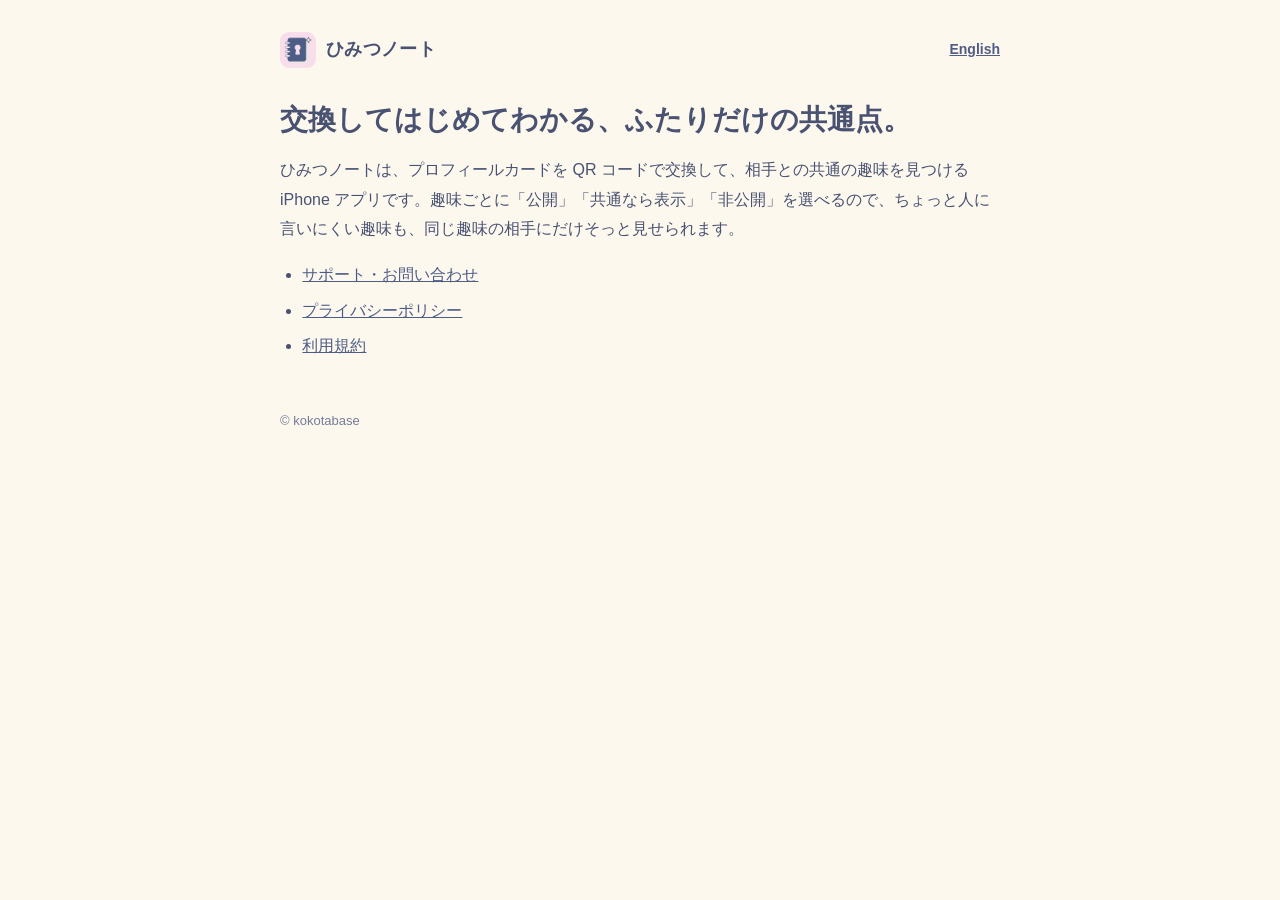
<file: index.html>
<!doctype html>
<html lang="ja"><head><meta charset="utf-8"><meta name="viewport" content="width=device-width,initial-scale=1">
<title>ひみつノート</title>
<meta name="description" content="QR コードでプロフィールを交換して、ふたりだけの共通点を見つける iPhone アプリ。">
<link rel="icon" href="./icon.png">
<link rel="alternate" hreflang="en" href="https://kokotabase.github.io/himitsu-note-support/en/">
<link rel="stylesheet" href="./style.css">
</head><body>
<header><img src="./icon.png" alt=""><a class="brand" href="./">ひみつノート</a><a class="lang" href="./en/" hreflang="en" lang="en">English</a></header>
<h1>交換してはじめてわかる、ふたりだけの共通点。</h1>
<p>ひみつノートは、プロフィールカードを QR コードで交換して、相手との共通の趣味を見つける iPhone アプリです。趣味ごとに「公開」「共通なら表示」「非公開」を選べるので、ちょっと人に言いにくい趣味も、同じ趣味の相手にだけそっと見せられます。</p>
<ul class="links">
  <li><a href="./support/">サポート・お問い合わせ</a></li>
  <li><a href="./privacy/">プライバシーポリシー</a></li>
  <li><a href="./terms/">利用規約</a></li>
</ul>
<footer>© kokotabase</footer>
</body></html>
</file>
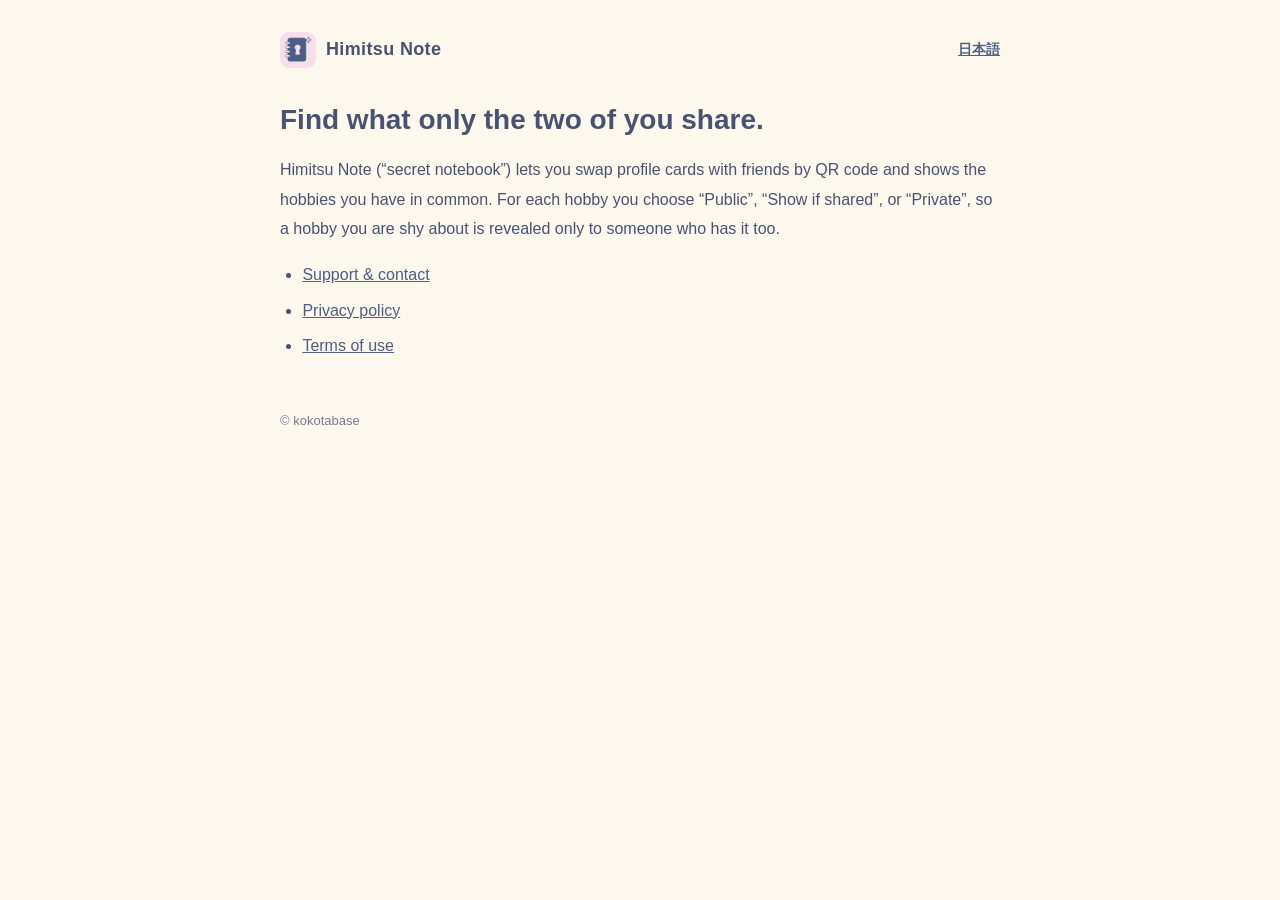
<file: en/index.html>
<!doctype html>
<html lang="en"><head><meta charset="utf-8"><meta name="viewport" content="width=device-width,initial-scale=1">
<title>Himitsu Note</title>
<meta name="description" content="An iPhone app to swap profile cards by QR code and discover what you secretly have in common.">
<link rel="icon" href="../icon.png">
<link rel="alternate" hreflang="ja" href="https://kokotabase.github.io/himitsu-note-support/">
<link rel="stylesheet" href="../style.css">
</head><body>
<header><img src="../icon.png" alt=""><a class="brand" href="./">Himitsu Note</a><a class="lang" href="../" hreflang="ja" lang="ja">日本語</a></header>
<h1>Find what only the two of you share.</h1>
<p>Himitsu Note (“secret notebook”) lets you swap profile cards with friends by QR code and shows the hobbies you have in common. For each hobby you choose “Public”, “Show if shared”, or “Private”, so a hobby you are shy about is revealed only to someone who has it too.</p>
<ul class="links">
  <li><a href="./support/">Support &amp; contact</a></li>
  <li><a href="./privacy/">Privacy policy</a></li>
  <li><a href="./terms/">Terms of use</a></li>
</ul>
<footer>© kokotabase</footer>
</body></html>
</file>
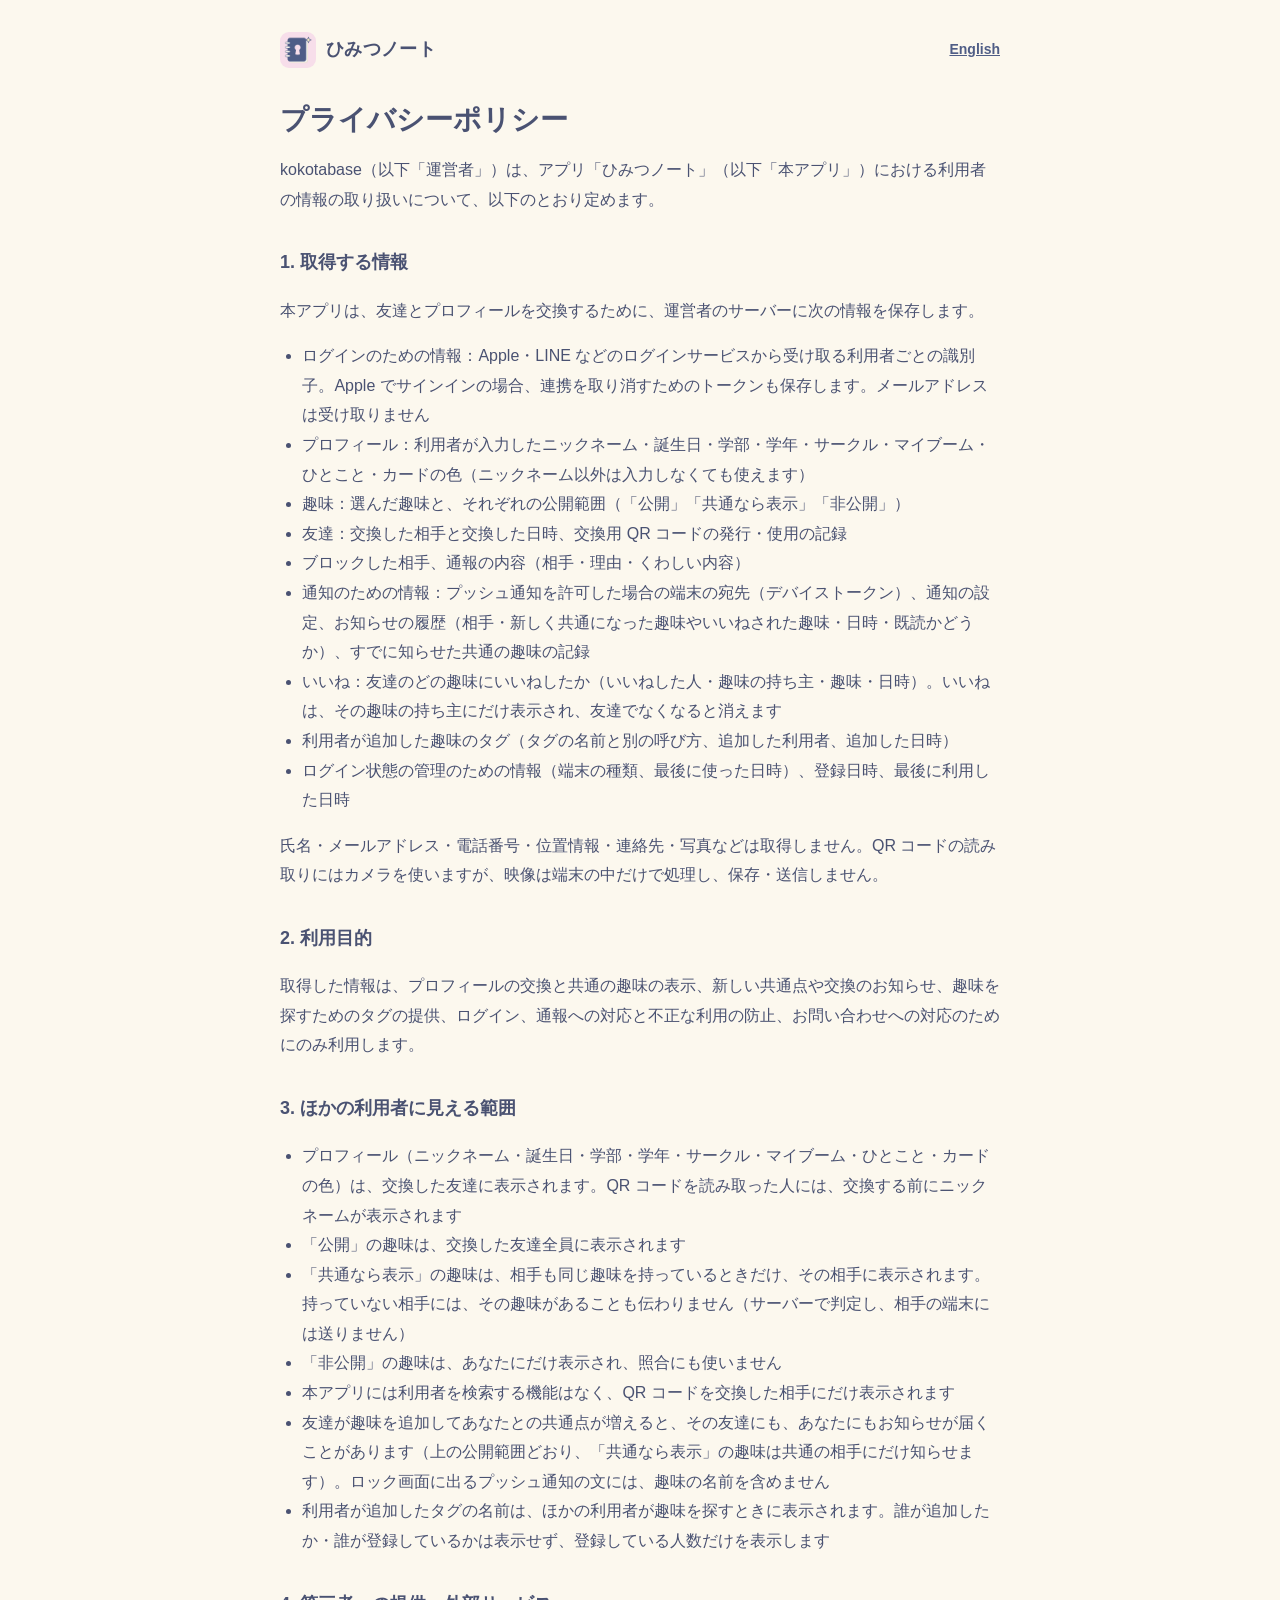
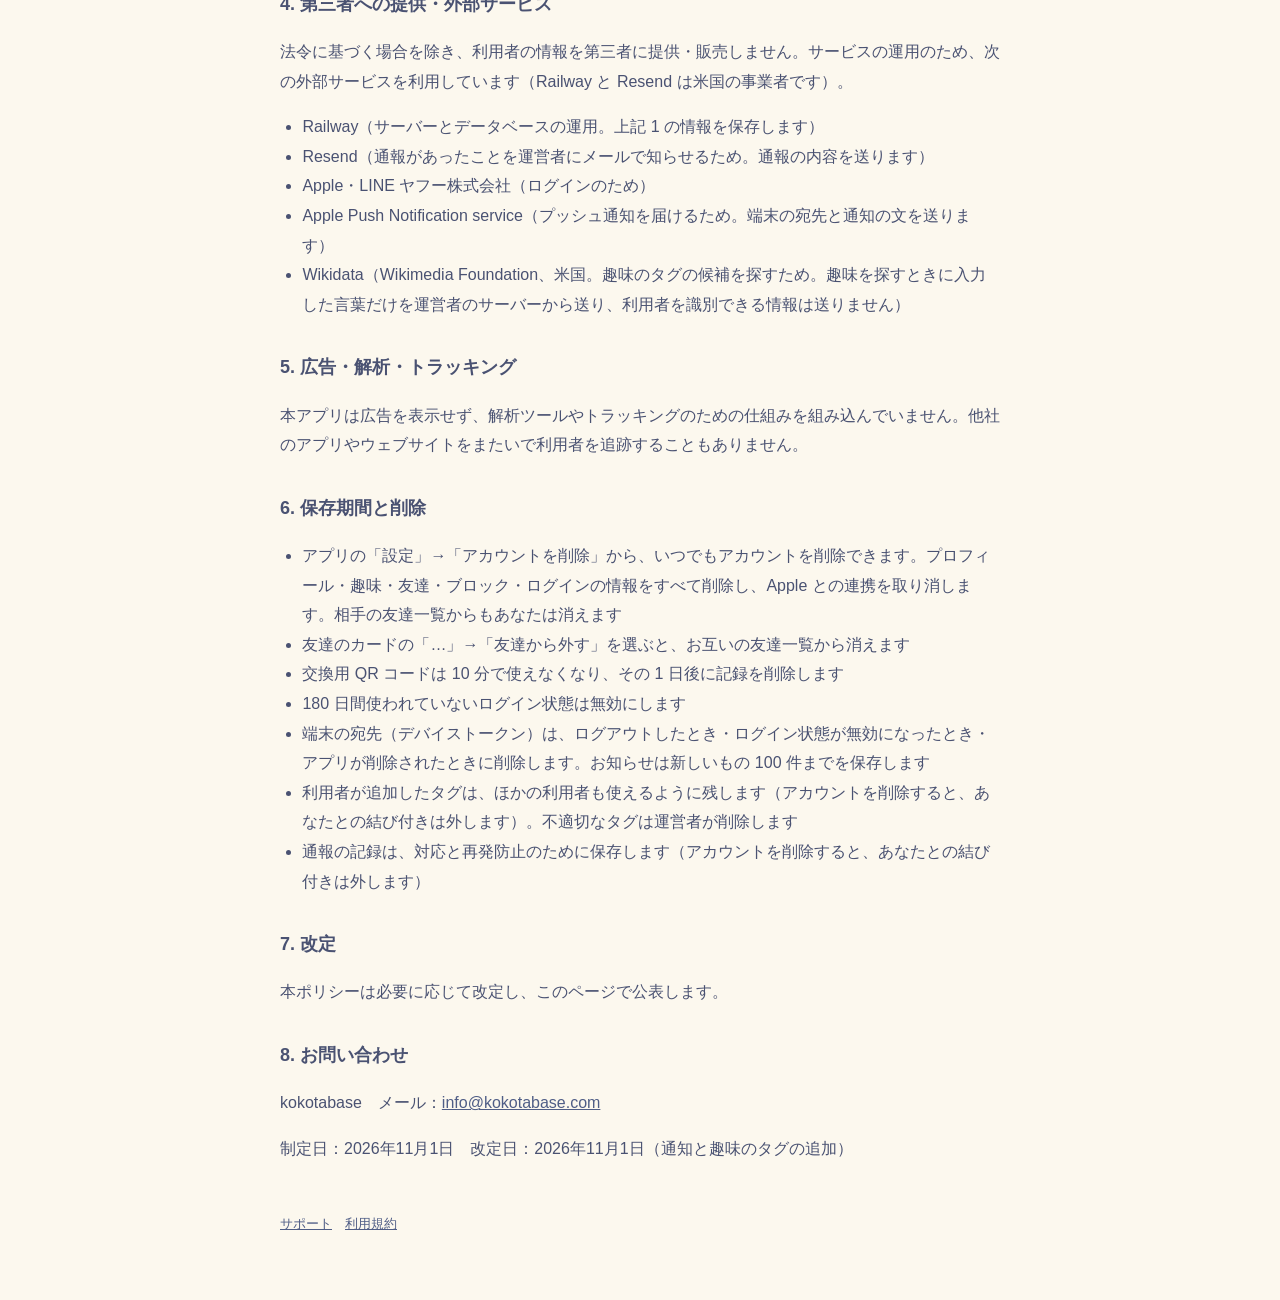
<file: privacy/index.html>
<!doctype html>
<html lang="ja"><head><meta charset="utf-8"><meta name="viewport" content="width=device-width,initial-scale=1">
<title>プライバシーポリシー | ひみつノート</title>
<link rel="icon" href="../icon.png">
<link rel="alternate" hreflang="en" href="https://kokotabase.github.io/himitsu-note-support/en/privacy/">
<link rel="stylesheet" href="../style.css">
</head><body>
<header><img src="../icon.png" alt=""><a class="brand" href="../">ひみつノート</a><a class="lang" href="../en/privacy/" hreflang="en" lang="en">English</a></header>
<h1>プライバシーポリシー</h1>
<p>kokotabase（以下「運営者」）は、アプリ「ひみつノート」（以下「本アプリ」）における利用者の情報の取り扱いについて、以下のとおり定めます。</p>

<h2>1. 取得する情報</h2>
<p>本アプリは、友達とプロフィールを交換するために、運営者のサーバーに次の情報を保存します。</p>
<ul>
  <li>ログインのための情報：Apple・LINE などのログインサービスから受け取る利用者ごとの識別子。Apple でサインインの場合、連携を取り消すためのトークンも保存します。メールアドレスは受け取りません</li>
  <li>プロフィール：利用者が入力したニックネーム・誕生日・学部・学年・サークル・マイブーム・ひとこと・カードの色（ニックネーム以外は入力しなくても使えます）</li>
  <li>趣味：選んだ趣味と、それぞれの公開範囲（「公開」「共通なら表示」「非公開」）</li>
  <li>友達：交換した相手と交換した日時、交換用 QR コードの発行・使用の記録</li>
  <li>ブロックした相手、通報の内容（相手・理由・くわしい内容）</li>
  <li>通知のための情報：プッシュ通知を許可した場合の端末の宛先（デバイストークン）、通知の設定、お知らせの履歴（相手・新しく共通になった趣味やいいねされた趣味・日時・既読かどうか）、すでに知らせた共通の趣味の記録</li>
  <li>いいね：友達のどの趣味にいいねしたか（いいねした人・趣味の持ち主・趣味・日時）。いいねは、その趣味の持ち主にだけ表示され、友達でなくなると消えます</li>
  <li>利用者が追加した趣味のタグ（タグの名前と別の呼び方、追加した利用者、追加した日時）</li>
  <li>ログイン状態の管理のための情報（端末の種類、最後に使った日時）、登録日時、最後に利用した日時</li>
</ul>
<p>氏名・メールアドレス・電話番号・位置情報・連絡先・写真などは取得しません。QR コードの読み取りにはカメラを使いますが、映像は端末の中だけで処理し、保存・送信しません。</p>

<h2>2. 利用目的</h2>
<p>取得した情報は、プロフィールの交換と共通の趣味の表示、新しい共通点や交換のお知らせ、趣味を探すためのタグの提供、ログイン、通報への対応と不正な利用の防止、お問い合わせへの対応のためにのみ利用します。</p>

<h2>3. ほかの利用者に見える範囲</h2>
<ul>
  <li>プロフィール（ニックネーム・誕生日・学部・学年・サークル・マイブーム・ひとこと・カードの色）は、交換した友達に表示されます。QR コードを読み取った人には、交換する前にニックネームが表示されます</li>
  <li>「公開」の趣味は、交換した友達全員に表示されます</li>
  <li>「共通なら表示」の趣味は、相手も同じ趣味を持っているときだけ、その相手に表示されます。持っていない相手には、その趣味があることも伝わりません（サーバーで判定し、相手の端末には送りません）</li>
  <li>「非公開」の趣味は、あなたにだけ表示され、照合にも使いません</li>
  <li>本アプリには利用者を検索する機能はなく、QR コードを交換した相手にだけ表示されます</li>
  <li>友達が趣味を追加してあなたとの共通点が増えると、その友達にも、あなたにもお知らせが届くことがあります（上の公開範囲どおり、「共通なら表示」の趣味は共通の相手にだけ知らせます）。ロック画面に出るプッシュ通知の文には、趣味の名前を含めません</li>
  <li>利用者が追加したタグの名前は、ほかの利用者が趣味を探すときに表示されます。誰が追加したか・誰が登録しているかは表示せず、登録している人数だけを表示します</li>
</ul>

<h2>4. 第三者への提供・外部サービス</h2>
<p>法令に基づく場合を除き、利用者の情報を第三者に提供・販売しません。サービスの運用のため、次の外部サービスを利用しています（Railway と Resend は米国の事業者です）。</p>
<ul>
  <li>Railway（サーバーとデータベースの運用。上記 1 の情報を保存します）</li>
  <li>Resend（通報があったことを運営者にメールで知らせるため。通報の内容を送ります）</li>
  <li>Apple・LINE ヤフー株式会社（ログインのため）</li>
  <li>Apple Push Notification service（プッシュ通知を届けるため。端末の宛先と通知の文を送ります）</li>
  <li>Wikidata（Wikimedia Foundation、米国。趣味のタグの候補を探すため。趣味を探すときに入力した言葉だけを運営者のサーバーから送り、利用者を識別できる情報は送りません）</li>
</ul>

<h2>5. 広告・解析・トラッキング</h2>
<p>本アプリは広告を表示せず、解析ツールやトラッキングのための仕組みを組み込んでいません。他社のアプリやウェブサイトをまたいで利用者を追跡することもありません。</p>

<h2>6. 保存期間と削除</h2>
<ul>
  <li>アプリの「設定」→「アカウントを削除」から、いつでもアカウントを削除できます。プロフィール・趣味・友達・ブロック・ログインの情報をすべて削除し、Apple との連携を取り消します。相手の友達一覧からもあなたは消えます</li>
  <li>友達のカードの「…」→「友達から外す」を選ぶと、お互いの友達一覧から消えます</li>
  <li>交換用 QR コードは 10 分で使えなくなり、その 1 日後に記録を削除します</li>
  <li>180 日間使われていないログイン状態は無効にします</li>
  <li>端末の宛先（デバイストークン）は、ログアウトしたとき・ログイン状態が無効になったとき・アプリが削除されたときに削除します。お知らせは新しいもの 100 件までを保存します</li>
  <li>利用者が追加したタグは、ほかの利用者も使えるように残します（アカウントを削除すると、あなたとの結び付きは外します）。不適切なタグは運営者が削除します</li>
  <li>通報の記録は、対応と再発防止のために保存します（アカウントを削除すると、あなたとの結び付きは外します）</li>
</ul>

<h2>7. 改定</h2>
<p>本ポリシーは必要に応じて改定し、このページで公表します。</p>

<h2>8. お問い合わせ</h2>
<p>kokotabase　メール：<a href="mailto:info@kokotabase.com">info@kokotabase.com</a></p>

<p>制定日：2026年11月1日　改定日：2026年11月1日（通知と趣味のタグの追加）</p>
<footer><a href="../support/">サポート</a>　<a href="../terms/">利用規約</a></footer>
</body></html>
</file>
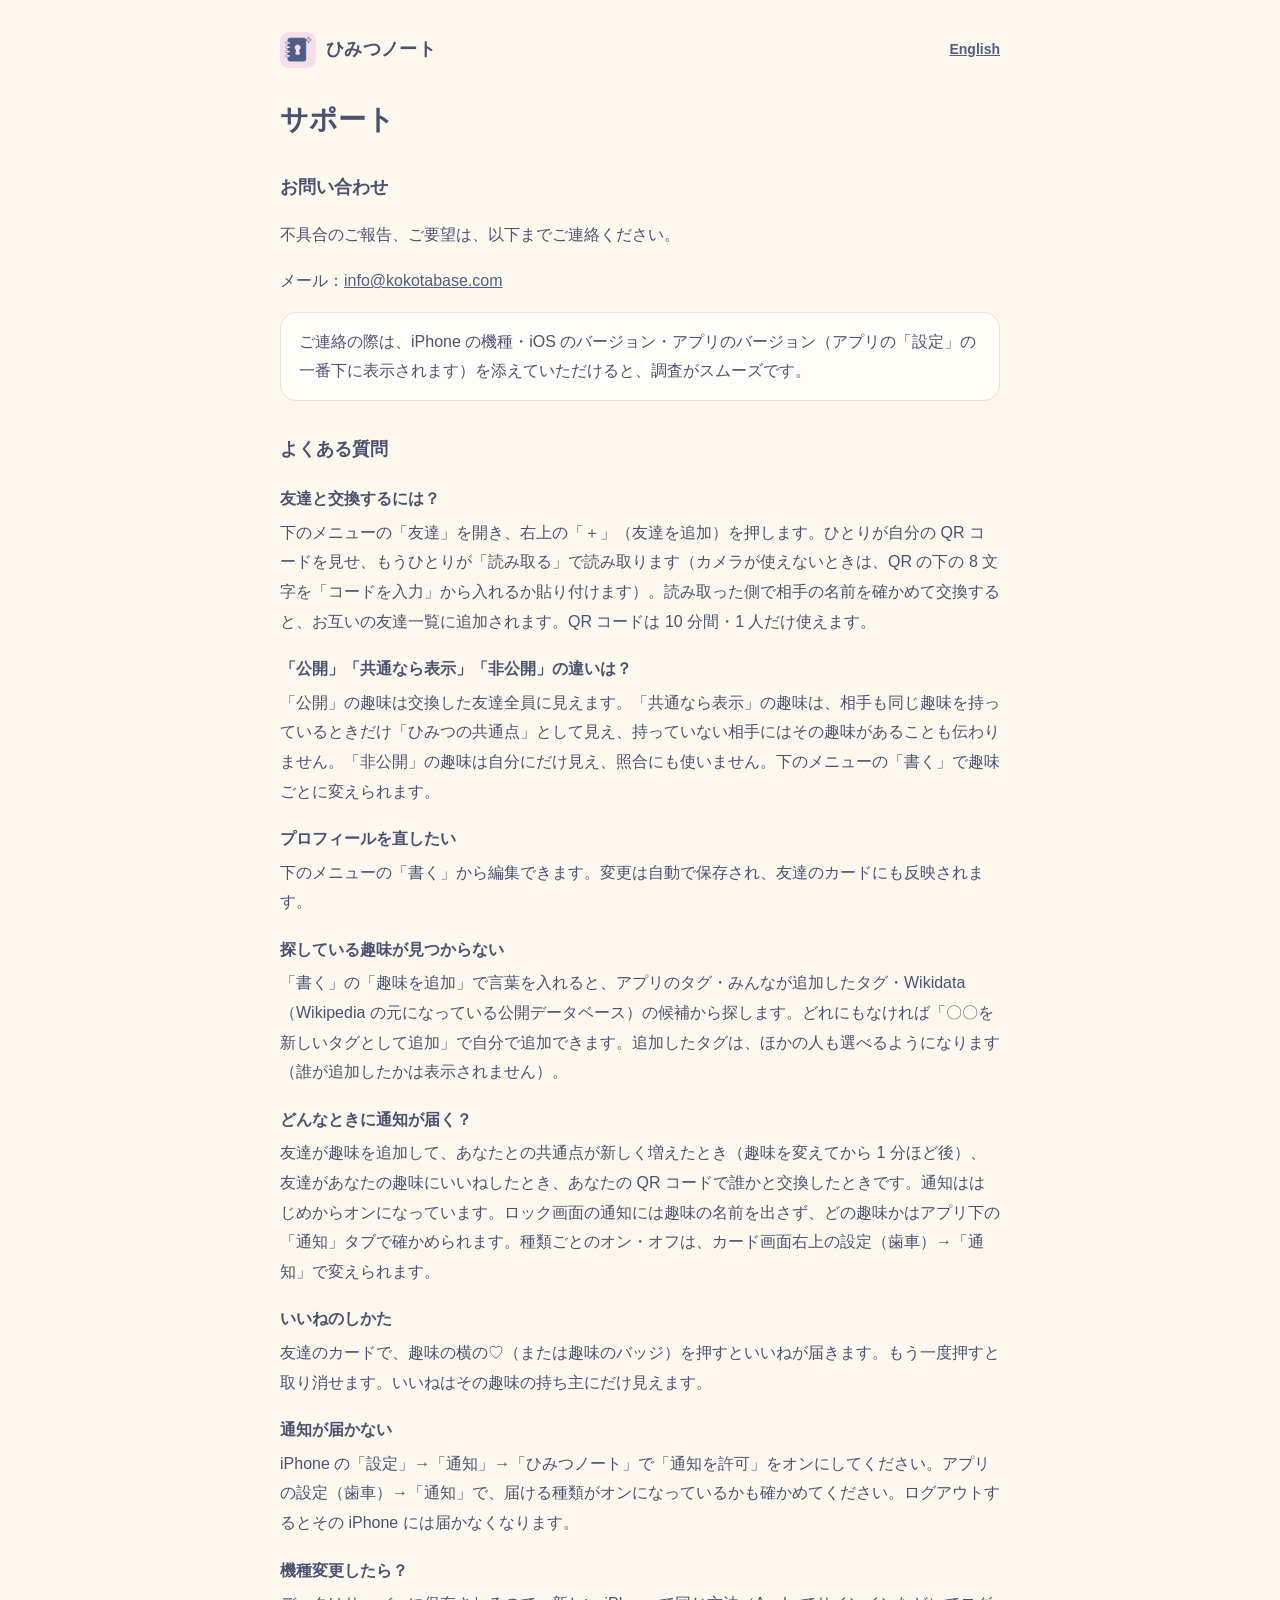
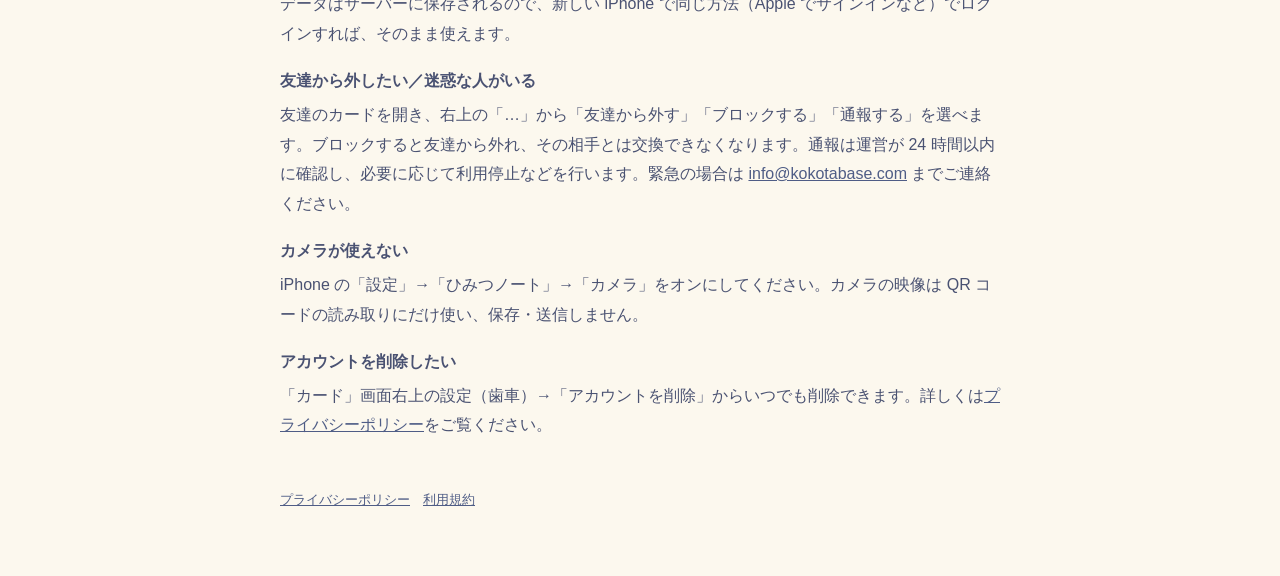
<file: support/index.html>
<!doctype html>
<html lang="ja"><head><meta charset="utf-8"><meta name="viewport" content="width=device-width,initial-scale=1">
<title>サポート | ひみつノート</title>
<link rel="icon" href="../icon.png">
<link rel="alternate" hreflang="en" href="https://kokotabase.github.io/himitsu-note-support/en/support/">
<link rel="stylesheet" href="../style.css">
</head><body>
<header><img src="../icon.png" alt=""><a class="brand" href="../">ひみつノート</a><a class="lang" href="../en/support/" hreflang="en" lang="en">English</a></header>
<h1>サポート</h1>

<h2>お問い合わせ</h2>
<p>不具合のご報告、ご要望は、以下までご連絡ください。</p>
<p>メール：<a href="mailto:info@kokotabase.com">info@kokotabase.com</a></p>
<p class="note">ご連絡の際は、iPhone の機種・iOS のバージョン・アプリのバージョン（アプリの「設定」の一番下に表示されます）を添えていただけると、調査がスムーズです。</p>

<h2>よくある質問</h2>
<dl>
  <dt>友達と交換するには？</dt>
  <dd>下のメニューの「友達」を開き、右上の「＋」（友達を追加）を押します。ひとりが自分の QR コードを見せ、もうひとりが「読み取る」で読み取ります（カメラが使えないときは、QR の下の 8 文字を「コードを入力」から入れるか貼り付けます）。読み取った側で相手の名前を確かめて交換すると、お互いの友達一覧に追加されます。QR コードは 10 分間・1 人だけ使えます。</dd>

  <dt>「公開」「共通なら表示」「非公開」の違いは？</dt>
  <dd>「公開」の趣味は交換した友達全員に見えます。「共通なら表示」の趣味は、相手も同じ趣味を持っているときだけ「ひみつの共通点」として見え、持っていない相手にはその趣味があることも伝わりません。「非公開」の趣味は自分にだけ見え、照合にも使いません。下のメニューの「書く」で趣味ごとに変えられます。</dd>

  <dt>プロフィールを直したい</dt>
  <dd>下のメニューの「書く」から編集できます。変更は自動で保存され、友達のカードにも反映されます。</dd>

  <dt>探している趣味が見つからない</dt>
  <dd>「書く」の「趣味を追加」で言葉を入れると、アプリのタグ・みんなが追加したタグ・Wikidata（Wikipedia の元になっている公開データベース）の候補から探します。どれにもなければ「〇〇を新しいタグとして追加」で自分で追加できます。追加したタグは、ほかの人も選べるようになります（誰が追加したかは表示されません）。</dd>

  <dt>どんなときに通知が届く？</dt>
  <dd>友達が趣味を追加して、あなたとの共通点が新しく増えたとき（趣味を変えてから 1 分ほど後）、友達があなたの趣味にいいねしたとき、あなたの QR コードで誰かと交換したときです。通知ははじめからオンになっています。ロック画面の通知には趣味の名前を出さず、どの趣味かはアプリ下の「通知」タブで確かめられます。種類ごとのオン・オフは、カード画面右上の設定（歯車）→「通知」で変えられます。</dd>

  <dt>いいねのしかた</dt>
  <dd>友達のカードで、趣味の横の♡（または趣味のバッジ）を押すといいねが届きます。もう一度押すと取り消せます。いいねはその趣味の持ち主にだけ見えます。</dd>

  <dt>通知が届かない</dt>
  <dd>iPhone の「設定」→「通知」→「ひみつノート」で「通知を許可」をオンにしてください。アプリの設定（歯車）→「通知」で、届ける種類がオンになっているかも確かめてください。ログアウトするとその iPhone には届かなくなります。</dd>

  <dt>機種変更したら？</dt>
  <dd>データはサーバーに保存されるので、新しい iPhone で同じ方法（Apple でサインインなど）でログインすれば、そのまま使えます。</dd>

  <dt>友達から外したい／迷惑な人がいる</dt>
  <dd>友達のカードを開き、右上の「…」から「友達から外す」「ブロックする」「通報する」を選べます。ブロックすると友達から外れ、その相手とは交換できなくなります。通報は運営が 24 時間以内に確認し、必要に応じて利用停止などを行います。緊急の場合は <a href="mailto:info@kokotabase.com">info@kokotabase.com</a> までご連絡ください。</dd>

  <dt>カメラが使えない</dt>
  <dd>iPhone の「設定」→「ひみつノート」→「カメラ」をオンにしてください。カメラの映像は QR コードの読み取りにだけ使い、保存・送信しません。</dd>

  <dt>アカウントを削除したい</dt>
  <dd>「カード」画面右上の設定（歯車）→「アカウントを削除」からいつでも削除できます。詳しくは<a href="../privacy/">プライバシーポリシー</a>をご覧ください。</dd>
</dl>

<footer><a href="../privacy/">プライバシーポリシー</a>　<a href="../terms/">利用規約</a></footer>
</body></html>
</file>
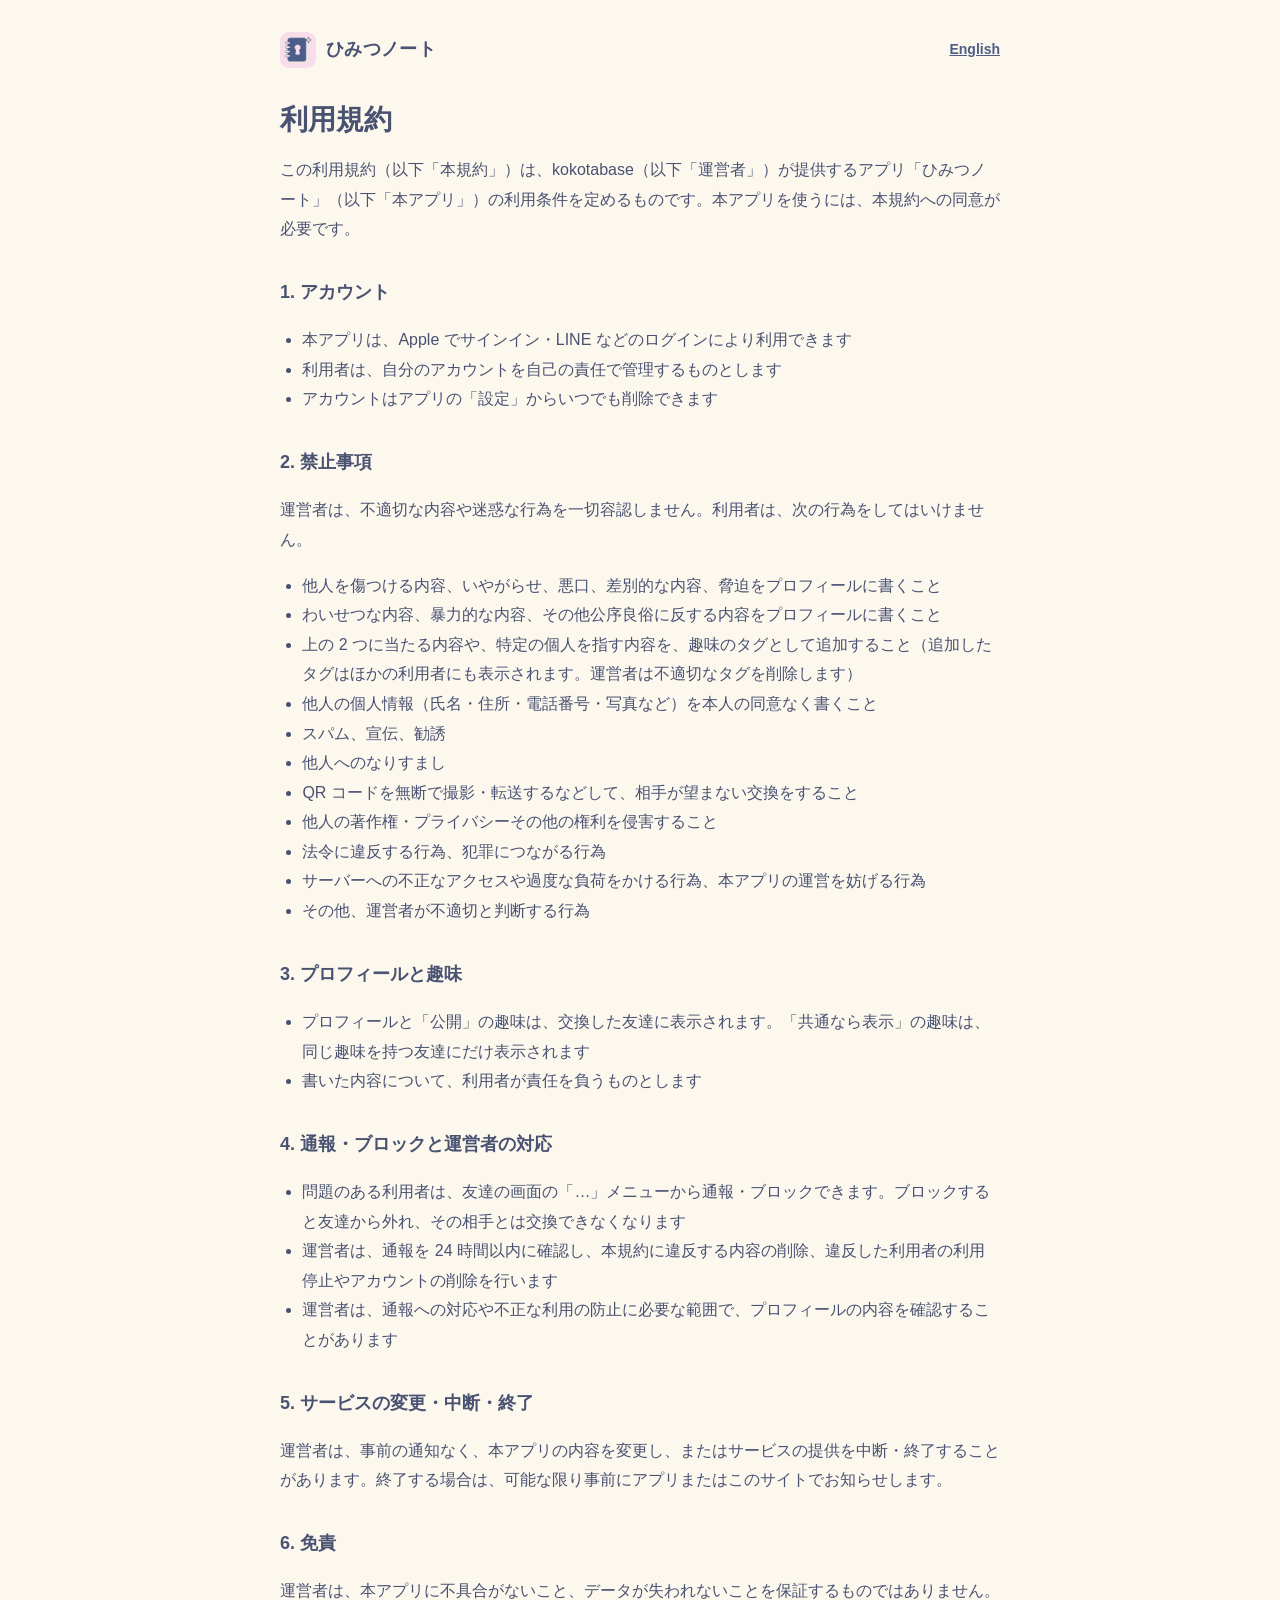
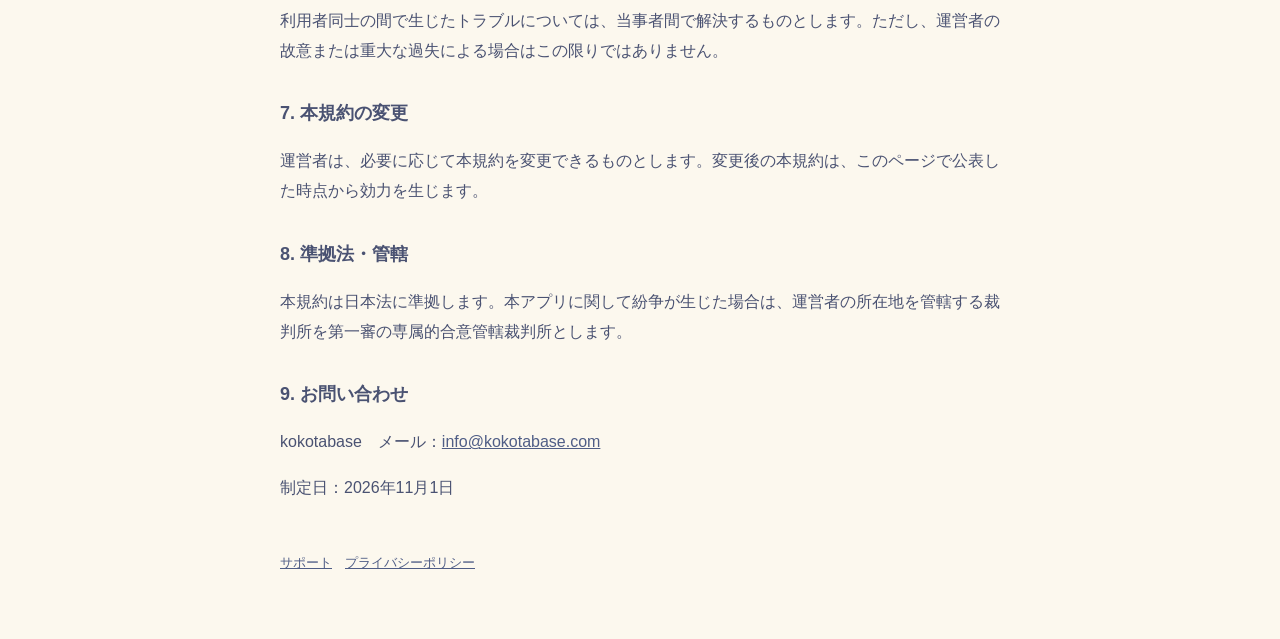
<file: terms/index.html>
<!doctype html>
<html lang="ja"><head><meta charset="utf-8"><meta name="viewport" content="width=device-width,initial-scale=1">
<title>利用規約 | ひみつノート</title>
<link rel="icon" href="../icon.png">
<link rel="alternate" hreflang="en" href="https://kokotabase.github.io/himitsu-note-support/en/terms/">
<link rel="stylesheet" href="../style.css">
</head><body>
<header><img src="../icon.png" alt=""><a class="brand" href="../">ひみつノート</a><a class="lang" href="../en/terms/" hreflang="en" lang="en">English</a></header>
<h1>利用規約</h1>
<p>この利用規約（以下「本規約」）は、kokotabase（以下「運営者」）が提供するアプリ「ひみつノート」（以下「本アプリ」）の利用条件を定めるものです。本アプリを使うには、本規約への同意が必要です。</p>

<h2>1. アカウント</h2>
<ul>
  <li>本アプリは、Apple でサインイン・LINE などのログインにより利用できます</li>
  <li>利用者は、自分のアカウントを自己の責任で管理するものとします</li>
  <li>アカウントはアプリの「設定」からいつでも削除できます</li>
</ul>

<h2>2. 禁止事項</h2>
<p>運営者は、不適切な内容や迷惑な行為を一切容認しません。利用者は、次の行為をしてはいけません。</p>
<ul>
  <li>他人を傷つける内容、いやがらせ、悪口、差別的な内容、脅迫をプロフィールに書くこと</li>
  <li>わいせつな内容、暴力的な内容、その他公序良俗に反する内容をプロフィールに書くこと</li>
  <li>上の 2 つに当たる内容や、特定の個人を指す内容を、趣味のタグとして追加すること（追加したタグはほかの利用者にも表示されます。運営者は不適切なタグを削除します）</li>
  <li>他人の個人情報（氏名・住所・電話番号・写真など）を本人の同意なく書くこと</li>
  <li>スパム、宣伝、勧誘</li>
  <li>他人へのなりすまし</li>
  <li>QR コードを無断で撮影・転送するなどして、相手が望まない交換をすること</li>
  <li>他人の著作権・プライバシーその他の権利を侵害すること</li>
  <li>法令に違反する行為、犯罪につながる行為</li>
  <li>サーバーへの不正なアクセスや過度な負荷をかける行為、本アプリの運営を妨げる行為</li>
  <li>その他、運営者が不適切と判断する行為</li>
</ul>

<h2>3. プロフィールと趣味</h2>
<ul>
  <li>プロフィールと「公開」の趣味は、交換した友達に表示されます。「共通なら表示」の趣味は、同じ趣味を持つ友達にだけ表示されます</li>
  <li>書いた内容について、利用者が責任を負うものとします</li>
</ul>

<h2>4. 通報・ブロックと運営者の対応</h2>
<ul>
  <li>問題のある利用者は、友達の画面の「…」メニューから通報・ブロックできます。ブロックすると友達から外れ、その相手とは交換できなくなります</li>
  <li>運営者は、通報を 24 時間以内に確認し、本規約に違反する内容の削除、違反した利用者の利用停止やアカウントの削除を行います</li>
  <li>運営者は、通報への対応や不正な利用の防止に必要な範囲で、プロフィールの内容を確認することがあります</li>
</ul>

<h2>5. サービスの変更・中断・終了</h2>
<p>運営者は、事前の通知なく、本アプリの内容を変更し、またはサービスの提供を中断・終了することがあります。終了する場合は、可能な限り事前にアプリまたはこのサイトでお知らせします。</p>

<h2>6. 免責</h2>
<p>運営者は、本アプリに不具合がないこと、データが失われないことを保証するものではありません。利用者同士の間で生じたトラブルについては、当事者間で解決するものとします。ただし、運営者の故意または重大な過失による場合はこの限りではありません。</p>

<h2>7. 本規約の変更</h2>
<p>運営者は、必要に応じて本規約を変更できるものとします。変更後の本規約は、このページで公表した時点から効力を生じます。</p>

<h2>8. 準拠法・管轄</h2>
<p>本規約は日本法に準拠します。本アプリに関して紛争が生じた場合は、運営者の所在地を管轄する裁判所を第一審の専属的合意管轄裁判所とします。</p>

<h2>9. お問い合わせ</h2>
<p>kokotabase　メール：<a href="mailto:info@kokotabase.com">info@kokotabase.com</a></p>

<p>制定日：2026年11月1日</p>
<footer><a href="../support/">サポート</a>　<a href="../privacy/">プライバシーポリシー</a></footer>
</body></html>
</file>
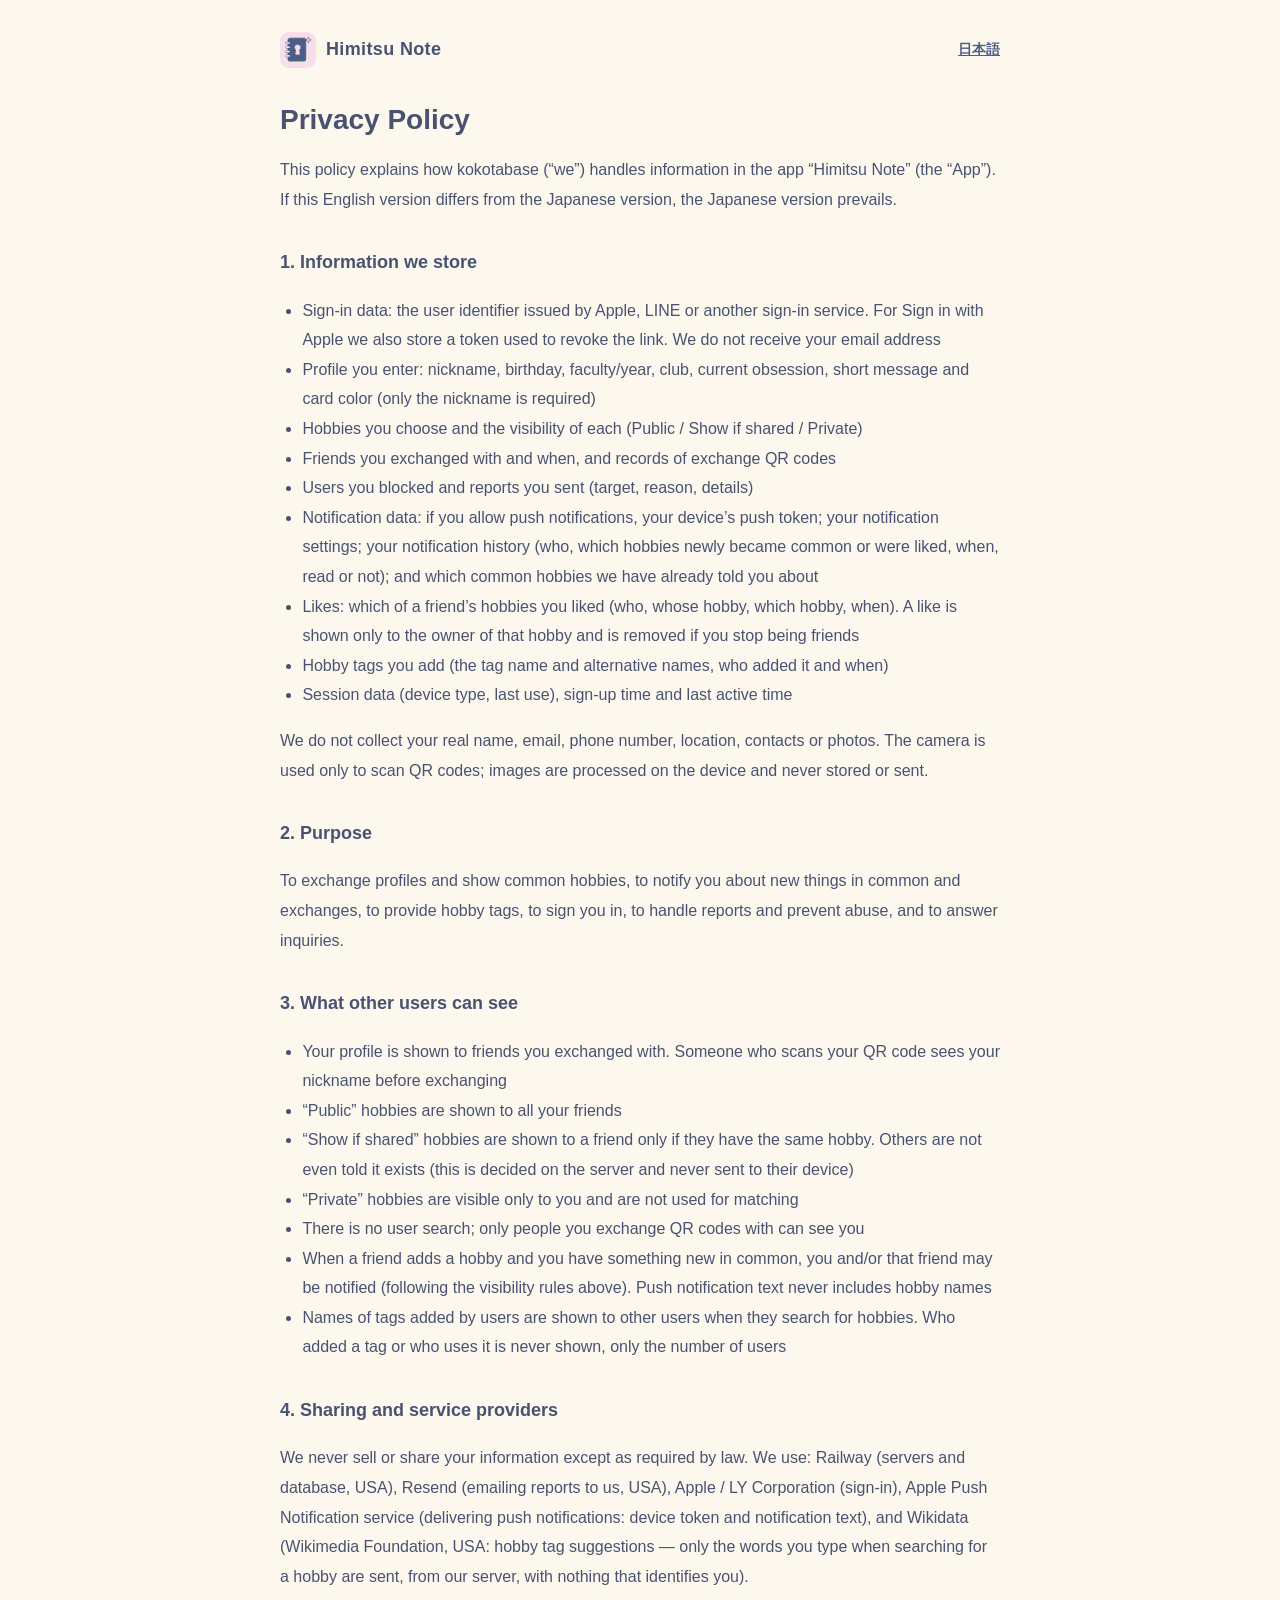
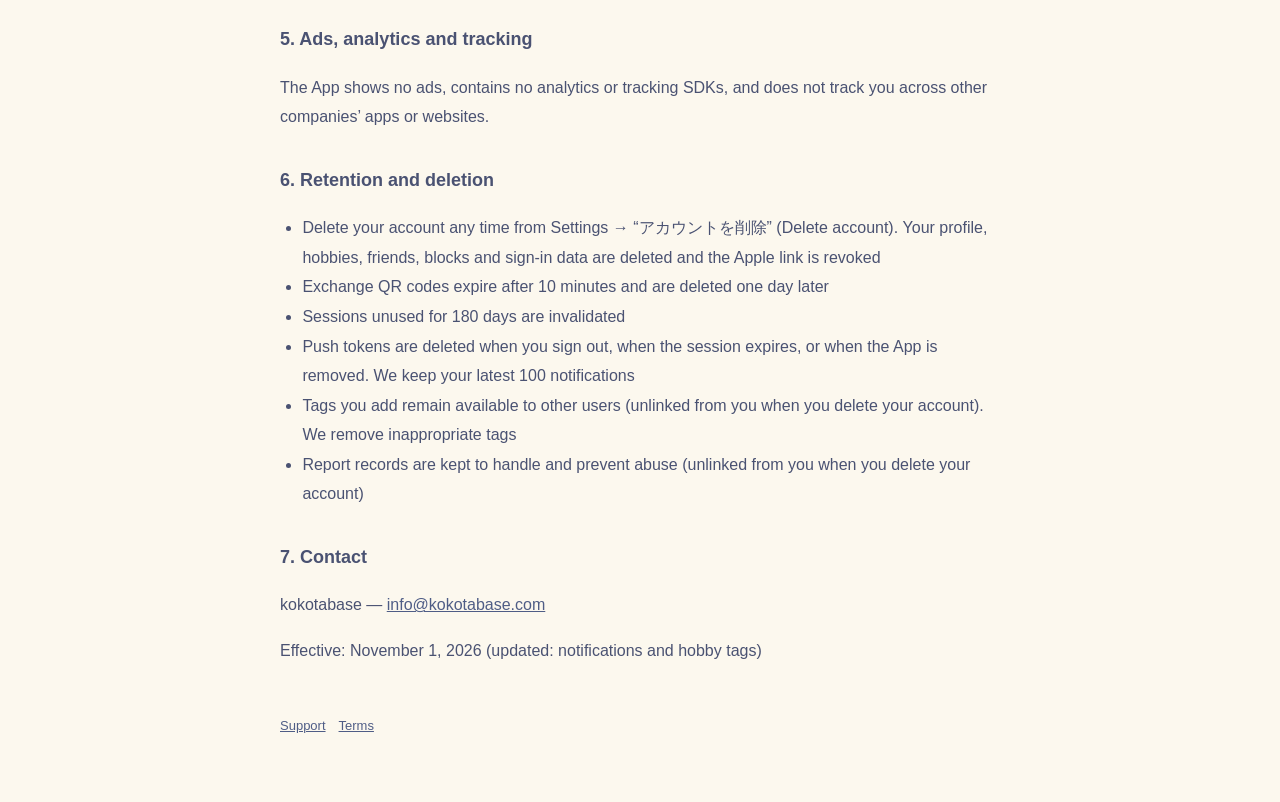
<file: en/privacy/index.html>
<!doctype html>
<html lang="en"><head><meta charset="utf-8"><meta name="viewport" content="width=device-width,initial-scale=1">
<title>Privacy Policy | Himitsu Note</title>
<link rel="icon" href="../../icon.png">
<link rel="alternate" hreflang="ja" href="https://kokotabase.github.io/himitsu-note-support/privacy/">
<link rel="stylesheet" href="../../style.css">
</head><body>
<header><img src="../../icon.png" alt=""><a class="brand" href="../">Himitsu Note</a><a class="lang" href="../../privacy/" hreflang="ja" lang="ja">日本語</a></header>
<h1>Privacy Policy</h1>
<p>This policy explains how kokotabase (“we”) handles information in the app “Himitsu Note” (the “App”). If this English version differs from the Japanese version, the Japanese version prevails.</p>

<h2>1. Information we store</h2>
<ul>
  <li>Sign-in data: the user identifier issued by Apple, LINE or another sign-in service. For Sign in with Apple we also store a token used to revoke the link. We do not receive your email address</li>
  <li>Profile you enter: nickname, birthday, faculty/year, club, current obsession, short message and card color (only the nickname is required)</li>
  <li>Hobbies you choose and the visibility of each (Public / Show if shared / Private)</li>
  <li>Friends you exchanged with and when, and records of exchange QR codes</li>
  <li>Users you blocked and reports you sent (target, reason, details)</li>
  <li>Notification data: if you allow push notifications, your device’s push token; your notification settings; your notification history (who, which hobbies newly became common or were liked, when, read or not); and which common hobbies we have already told you about</li>
  <li>Likes: which of a friend’s hobbies you liked (who, whose hobby, which hobby, when). A like is shown only to the owner of that hobby and is removed if you stop being friends</li>
  <li>Hobby tags you add (the tag name and alternative names, who added it and when)</li>
  <li>Session data (device type, last use), sign-up time and last active time</li>
</ul>
<p>We do not collect your real name, email, phone number, location, contacts or photos. The camera is used only to scan QR codes; images are processed on the device and never stored or sent.</p>

<h2>2. Purpose</h2>
<p>To exchange profiles and show common hobbies, to notify you about new things in common and exchanges, to provide hobby tags, to sign you in, to handle reports and prevent abuse, and to answer inquiries.</p>

<h2>3. What other users can see</h2>
<ul>
  <li>Your profile is shown to friends you exchanged with. Someone who scans your QR code sees your nickname before exchanging</li>
  <li>“Public” hobbies are shown to all your friends</li>
  <li>“Show if shared” hobbies are shown to a friend only if they have the same hobby. Others are not even told it exists (this is decided on the server and never sent to their device)</li>
  <li>“Private” hobbies are visible only to you and are not used for matching</li>
  <li>There is no user search; only people you exchange QR codes with can see you</li>
  <li>When a friend adds a hobby and you have something new in common, you and/or that friend may be notified (following the visibility rules above). Push notification text never includes hobby names</li>
  <li>Names of tags added by users are shown to other users when they search for hobbies. Who added a tag or who uses it is never shown, only the number of users</li>
</ul>

<h2>4. Sharing and service providers</h2>
<p>We never sell or share your information except as required by law. We use: Railway (servers and database, USA), Resend (emailing reports to us, USA), Apple / LY Corporation (sign-in), Apple Push Notification service (delivering push notifications: device token and notification text), and Wikidata (Wikimedia Foundation, USA: hobby tag suggestions — only the words you type when searching for a hobby are sent, from our server, with nothing that identifies you).</p>

<h2>5. Ads, analytics and tracking</h2>
<p>The App shows no ads, contains no analytics or tracking SDKs, and does not track you across other companies’ apps or websites.</p>

<h2>6. Retention and deletion</h2>
<ul>
  <li>Delete your account any time from Settings → “アカウントを削除” (Delete account). Your profile, hobbies, friends, blocks and sign-in data are deleted and the Apple link is revoked</li>
  <li>Exchange QR codes expire after 10 minutes and are deleted one day later</li>
  <li>Sessions unused for 180 days are invalidated</li>
  <li>Push tokens are deleted when you sign out, when the session expires, or when the App is removed. We keep your latest 100 notifications</li>
  <li>Tags you add remain available to other users (unlinked from you when you delete your account). We remove inappropriate tags</li>
  <li>Report records are kept to handle and prevent abuse (unlinked from you when you delete your account)</li>
</ul>

<h2>7. Contact</h2>
<p>kokotabase — <a href="mailto:info@kokotabase.com">info@kokotabase.com</a></p>
<p>Effective: November 1, 2026 (updated: notifications and hobby tags)</p>
<footer><a href="../support/">Support</a>　<a href="../terms/">Terms</a></footer>
</body></html>
</file>
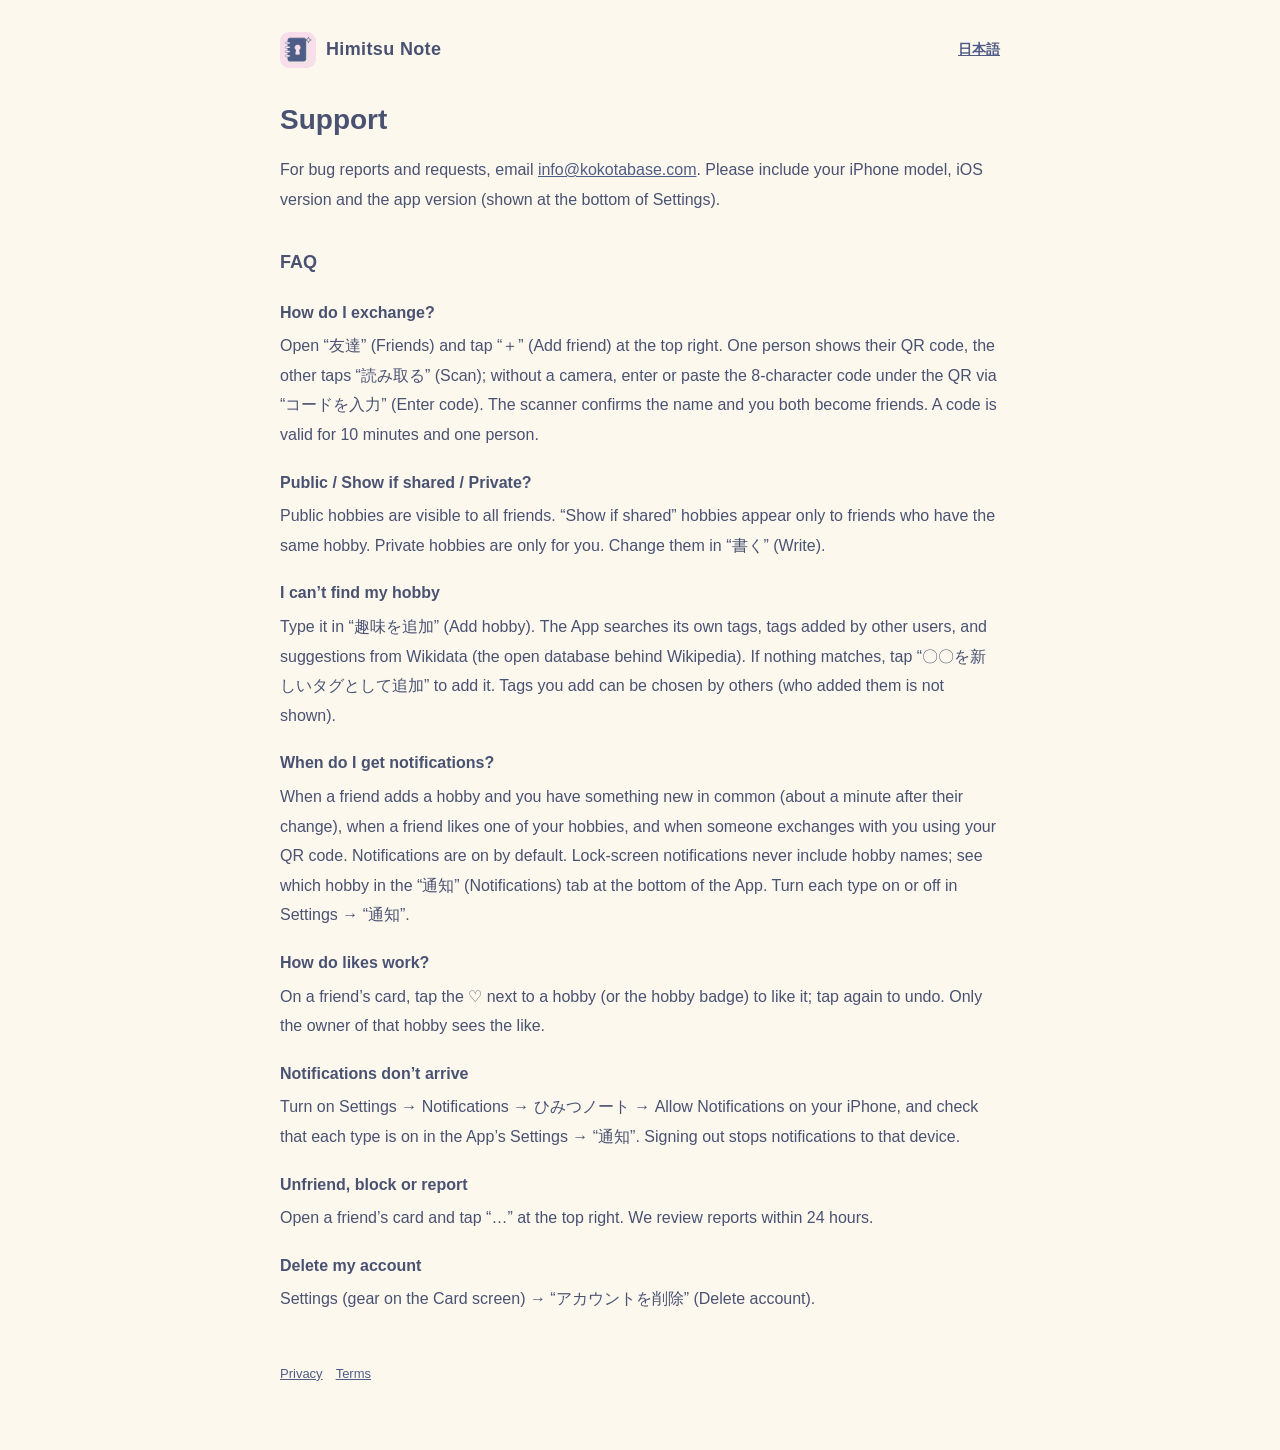
<file: en/support/index.html>
<!doctype html>
<html lang="en"><head><meta charset="utf-8"><meta name="viewport" content="width=device-width,initial-scale=1">
<title>Support | Himitsu Note</title>
<link rel="icon" href="../../icon.png">
<link rel="alternate" hreflang="ja" href="https://kokotabase.github.io/himitsu-note-support/support/">
<link rel="stylesheet" href="../../style.css">
</head><body>
<header><img src="../../icon.png" alt=""><a class="brand" href="../">Himitsu Note</a><a class="lang" href="../../support/" hreflang="ja" lang="ja">日本語</a></header>
<h1>Support</h1>
<p>For bug reports and requests, email <a href="mailto:info@kokotabase.com">info@kokotabase.com</a>. Please include your iPhone model, iOS version and the app version (shown at the bottom of Settings).</p>

<h2>FAQ</h2>
<dl>
  <dt>How do I exchange?</dt>
  <dd>Open “友達” (Friends) and tap “＋” (Add friend) at the top right. One person shows their QR code, the other taps “読み取る” (Scan); without a camera, enter or paste the 8-character code under the QR via “コードを入力” (Enter code). The scanner confirms the name and you both become friends. A code is valid for 10 minutes and one person.</dd>
  <dt>Public / Show if shared / Private?</dt>
  <dd>Public hobbies are visible to all friends. “Show if shared” hobbies appear only to friends who have the same hobby. Private hobbies are only for you. Change them in “書く” (Write).</dd>
  <dt>I can’t find my hobby</dt>
  <dd>Type it in “趣味を追加” (Add hobby). The App searches its own tags, tags added by other users, and suggestions from Wikidata (the open database behind Wikipedia). If nothing matches, tap “〇〇を新しいタグとして追加” to add it. Tags you add can be chosen by others (who added them is not shown).</dd>
  <dt>When do I get notifications?</dt>
  <dd>When a friend adds a hobby and you have something new in common (about a minute after their change), when a friend likes one of your hobbies, and when someone exchanges with you using your QR code. Notifications are on by default. Lock-screen notifications never include hobby names; see which hobby in the “通知” (Notifications) tab at the bottom of the App. Turn each type on or off in Settings → “通知”.</dd>

  <dt>How do likes work?</dt>
  <dd>On a friend’s card, tap the ♡ next to a hobby (or the hobby badge) to like it; tap again to undo. Only the owner of that hobby sees the like.</dd>
  <dt>Notifications don’t arrive</dt>
  <dd>Turn on Settings → Notifications → ひみつノート → Allow Notifications on your iPhone, and check that each type is on in the App’s Settings → “通知”. Signing out stops notifications to that device.</dd>
  <dt>Unfriend, block or report</dt>
  <dd>Open a friend’s card and tap “…” at the top right. We review reports within 24 hours.</dd>
  <dt>Delete my account</dt>
  <dd>Settings (gear on the Card screen) → “アカウントを削除” (Delete account).</dd>
</dl>
<footer><a href="../privacy/">Privacy</a>　<a href="../terms/">Terms</a></footer>
</body></html>
</file>
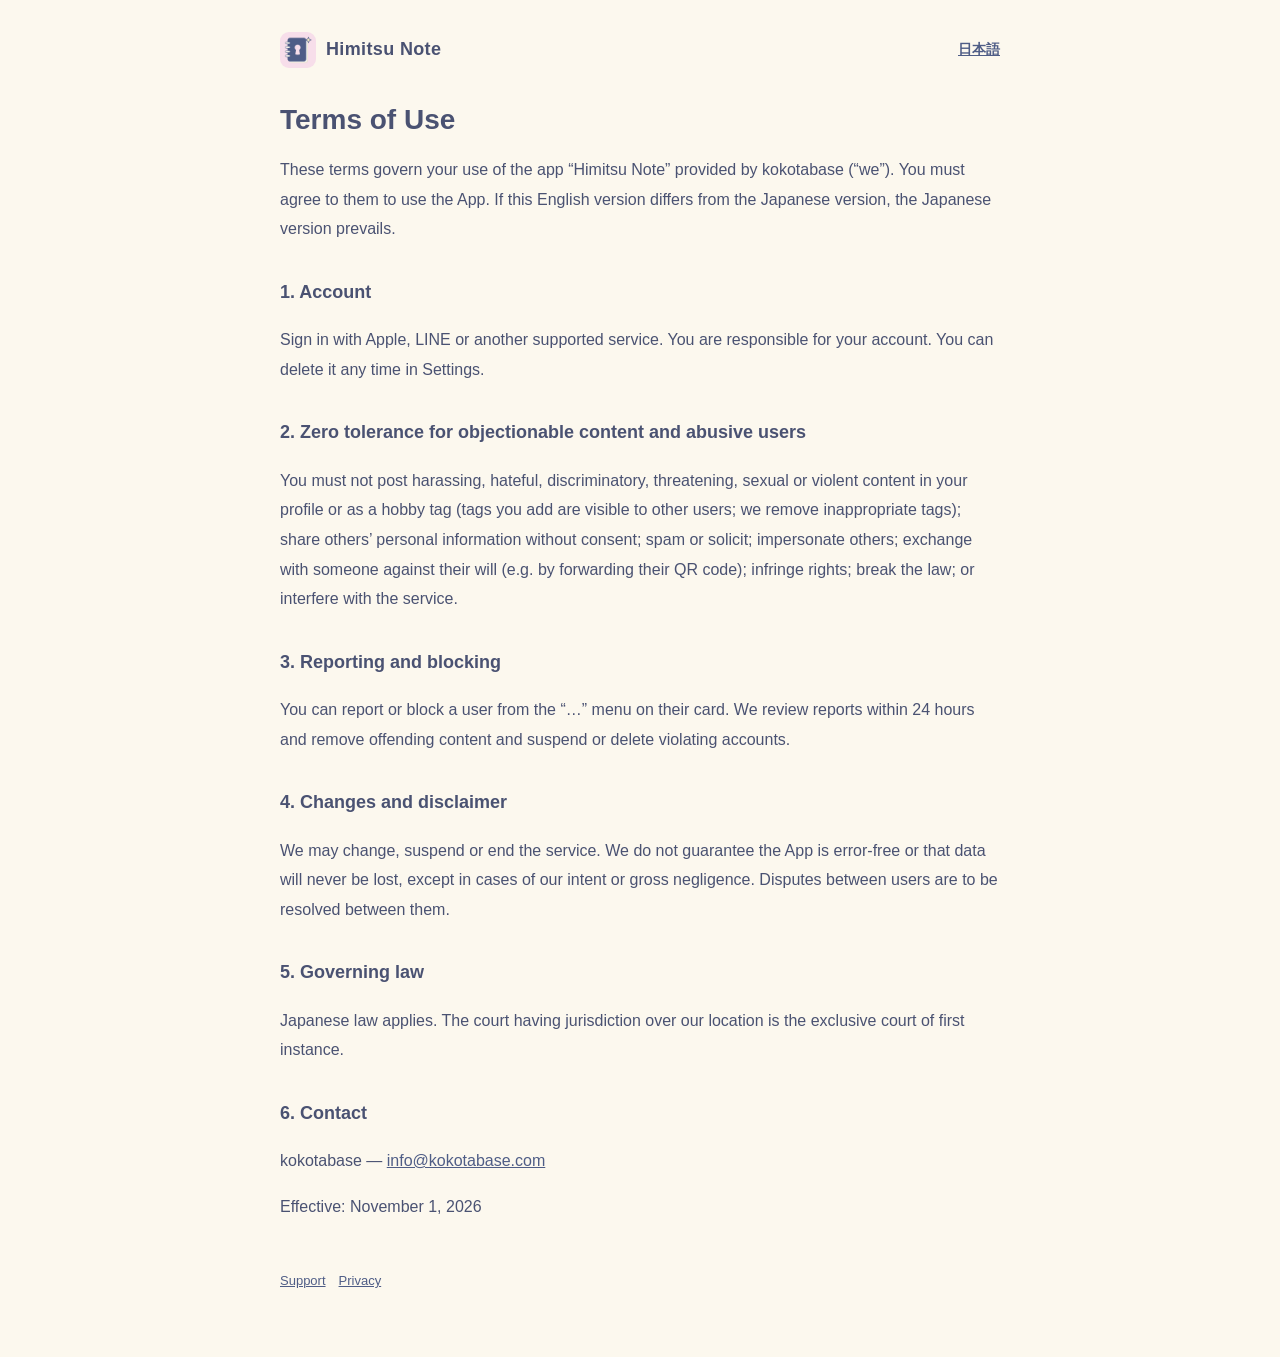
<file: en/terms/index.html>
<!doctype html>
<html lang="en"><head><meta charset="utf-8"><meta name="viewport" content="width=device-width,initial-scale=1">
<title>Terms of Use | Himitsu Note</title>
<link rel="icon" href="../../icon.png">
<link rel="alternate" hreflang="ja" href="https://kokotabase.github.io/himitsu-note-support/terms/">
<link rel="stylesheet" href="../../style.css">
</head><body>
<header><img src="../../icon.png" alt=""><a class="brand" href="../">Himitsu Note</a><a class="lang" href="../../terms/" hreflang="ja" lang="ja">日本語</a></header>
<h1>Terms of Use</h1>
<p>These terms govern your use of the app “Himitsu Note” provided by kokotabase (“we”). You must agree to them to use the App. If this English version differs from the Japanese version, the Japanese version prevails.</p>

<h2>1. Account</h2>
<p>Sign in with Apple, LINE or another supported service. You are responsible for your account. You can delete it any time in Settings.</p>

<h2>2. Zero tolerance for objectionable content and abusive users</h2>
<p>You must not post harassing, hateful, discriminatory, threatening, sexual or violent content in your profile or as a hobby tag (tags you add are visible to other users; we remove inappropriate tags); share others’ personal information without consent; spam or solicit; impersonate others; exchange with someone against their will (e.g. by forwarding their QR code); infringe rights; break the law; or interfere with the service.</p>

<h2>3. Reporting and blocking</h2>
<p>You can report or block a user from the “…” menu on their card. We review reports within 24 hours and remove offending content and suspend or delete violating accounts.</p>

<h2>4. Changes and disclaimer</h2>
<p>We may change, suspend or end the service. We do not guarantee the App is error-free or that data will never be lost, except in cases of our intent or gross negligence. Disputes between users are to be resolved between them.</p>

<h2>5. Governing law</h2>
<p>Japanese law applies. The court having jurisdiction over our location is the exclusive court of first instance.</p>

<h2>6. Contact</h2>
<p>kokotabase — <a href="mailto:info@kokotabase.com">info@kokotabase.com</a></p>
<p>Effective: November 1, 2026</p>
<footer><a href="../support/">Support</a>　<a href="../privacy/">Privacy</a></footer>
</body></html>
</file>
<file: style.css>
body{font-family:-apple-system,BlinkMacSystemFont,"Hiragino Sans","Hiragino Kaku Gothic ProN",sans-serif;max-width:720px;margin:0 auto;padding:24px 20px 64px;line-height:1.85;color:#4a5272;background:#fcf8ee;-webkit-text-size-adjust:100%}
header{padding:8px 0 24px;display:flex;align-items:center;gap:10px}
header img{width:36px;height:36px;border-radius:9px}
.lang{margin-left:auto;font-size:14px;font-weight:600}
.brand{font-weight:800;font-size:18px;letter-spacing:.02em;color:#4a5272;text-decoration:none}
h1{font-size:28px;line-height:1.4;margin:8px 0 16px}
h2{font-size:18px;margin-top:32px}
a{color:#4f5d86}
ul{padding-left:1.4em}
.links li{margin:6px 0}
.note{background:#fffdf8;border:1px solid #e9e1cf;border-radius:16px;padding:14px 18px}
footer{margin-top:48px;font-size:13px;color:#767c98}
dt{font-weight:700;margin-top:18px}
dd{margin:4px 0 0}
</file>
